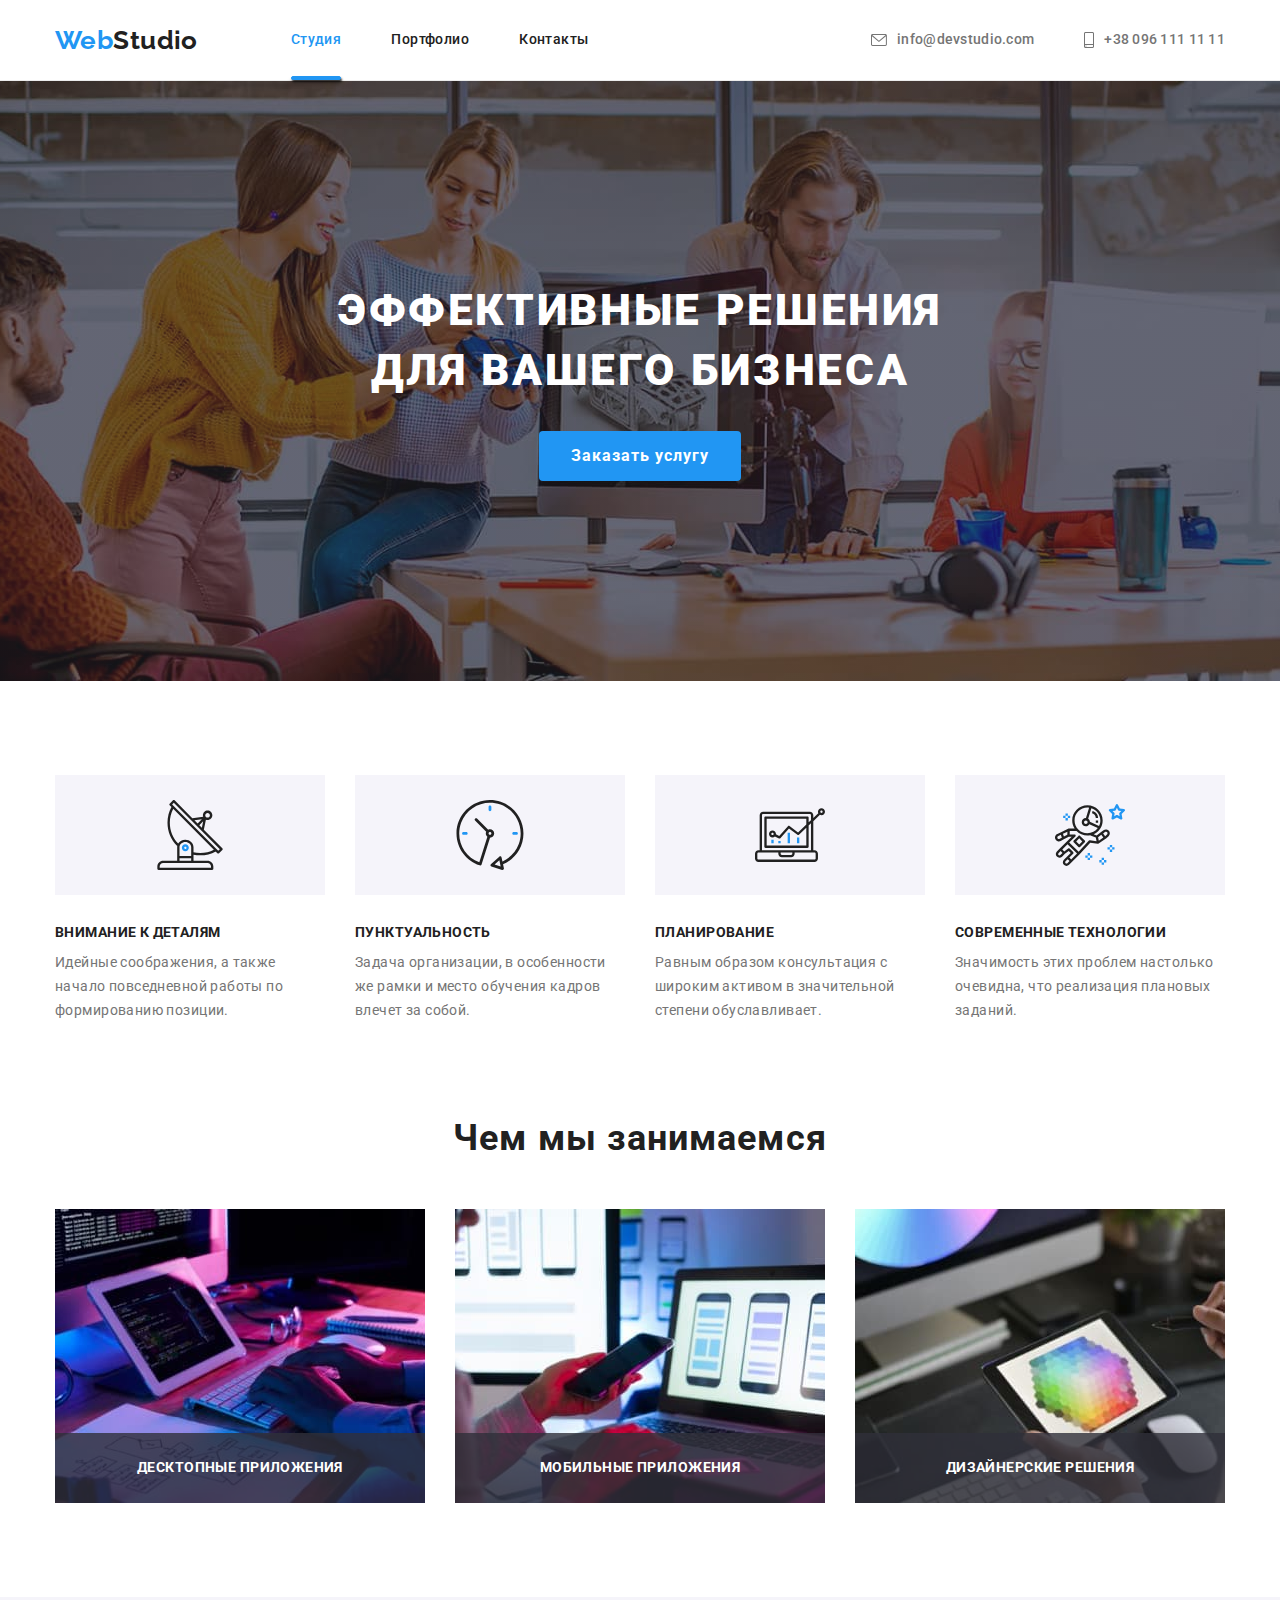
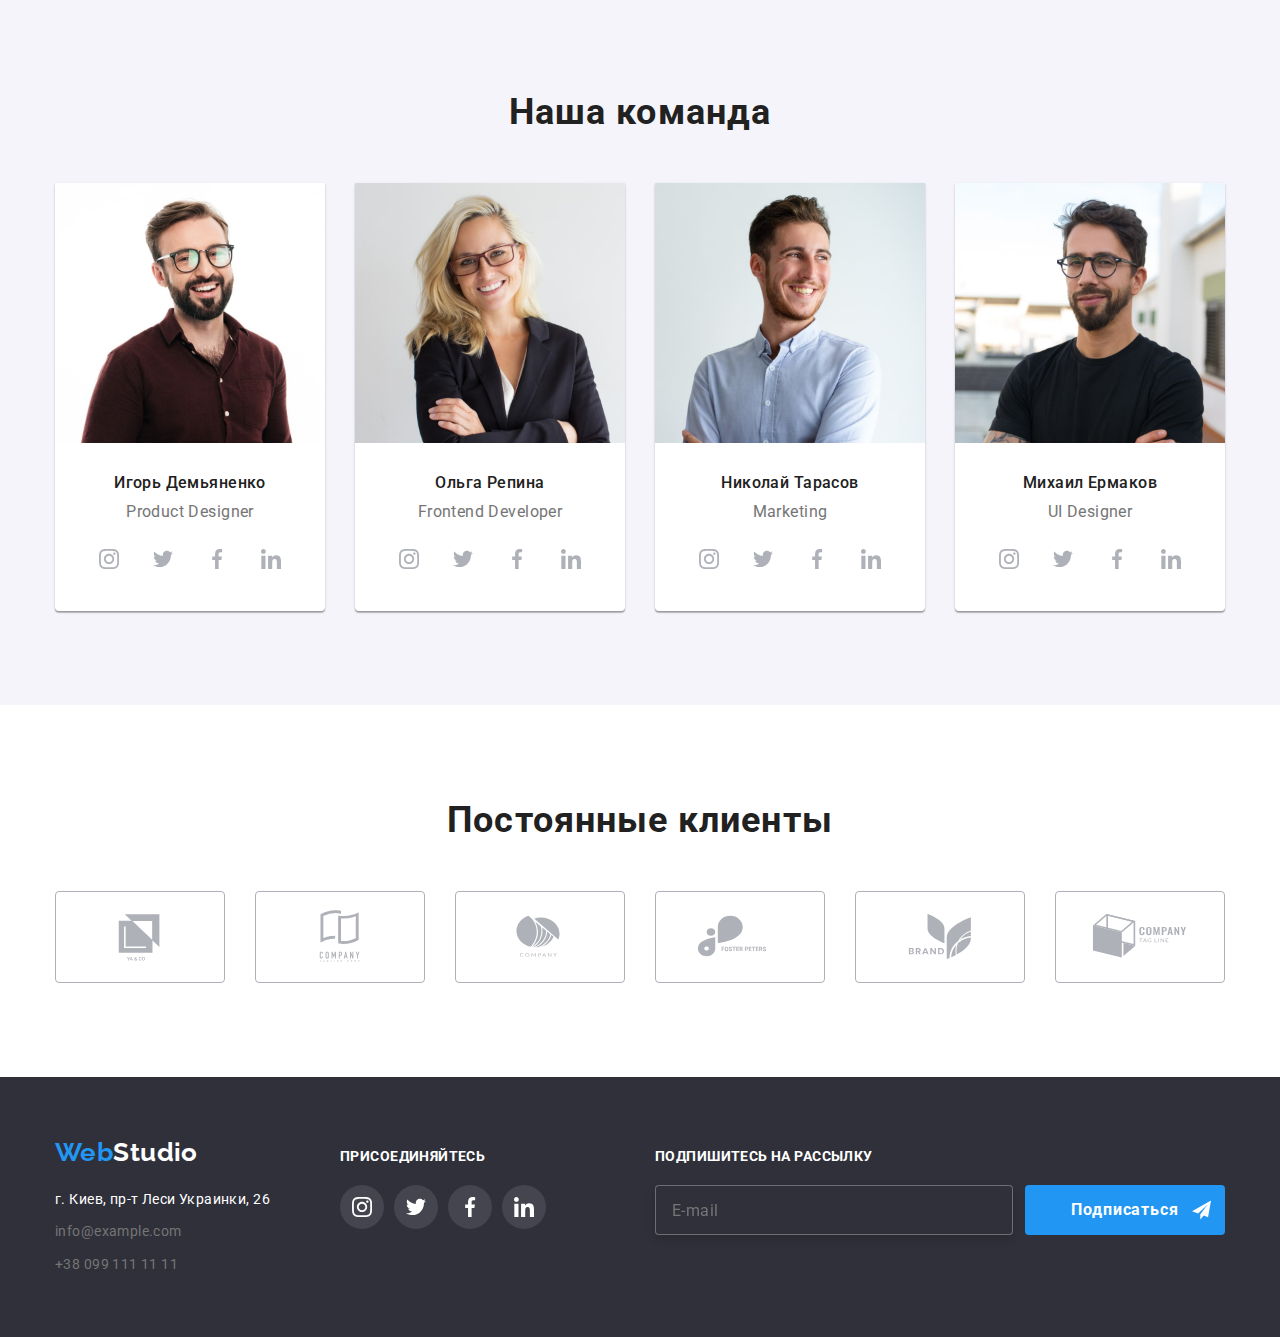
<file: index.html>
<!DOCTYPE html>
<html lang="en">

<head>
    <meta charset="UTF-8">
    <meta http-equiv="X-UA-Compatible" content="IE=edge">
    <meta name="viewport" content="width=device-width, initial-scale=1.0">
    <title>WebStudio</title>
    <link rel="preconnect" href="https://fonts.googleapis.com">
    <link rel="preconnect" href="https://fonts.gstatic.com" crossorigin>
    <link href="https://fonts.googleapis.com/css2?family=Raleway:wght@700&family=Roboto:wght@400;500;700;900&display=swap" rel="stylesheet">
    <link rel="stylesheet" href="https://cdnjs.cloudflare.com/ajax/libs/modern-normalize/1.1.0/modern-normalize.min.css">
    <link rel="stylesheet" href="css/styles.css">
   </head>

<body>
    <!--Site_header-->
    <header class="header">
    <div class="container navigation">
        <a class="logo link" href="">Web<span class="logo-accent">Studio</span></a>
    
        <nav>
            <ul class="site-nav list">
                <li class="item"> <a class="link-current link list" href style="color:#2196F3;">Студия</a></li>
                <li class="item" > <a class="link list" href="./portfolio.html">Портфолио</a></li>
                <li class="item"> <a class="link list" href="">Контакты</a></li>
            </ul>
        </nav>
    
        <ul class="contact-nav list"> 
            <li class="item">
                <a class="link" href="mailto:info@devstudio.com">
                <svg class="contact-soc-icon" width="16" height="12">
                    <use href="./images/icons.svg#icon-envelope"></use>
                </svg>
                info@devstudio.com
                </a>
         </li>
            <li class="item">
                <a class="link" href="tel:+380961111111">
                <svg class="contact-soc-icon" width="10" height="16">
                    <use href="./images/icons.svg#icon-smartphone"></use>
                </svg>
                +38 096 111 11 11
                </a>
            </li>
        </ul>
    </div>
    </header>
    <main>
        <!--hero-->
        <section class="hero">
            <div class="container">
            <h1 class="hero-title">Эффективные решения <br> для вашего бизнеса</h1>
            <button class="button primary" type="button" data-modal-open>Заказать услугу</button>
            </div>
        </section>
        <!--What do we care about others-->
        <section class="section-singularity">
            <div class="container">
            <h2 class="visually-hidden">What do we care about others</h2>
            <ul class="singularity-list list">
                <li class="singularity-item item icon-antenna">
                    <div class="singularity-icon">
                        <svg width="70" height="70">
                            <use href="./images/icons.svg#icon-antenna"></use>
                        </svg>

                    </div>

                    <h3 class="singularity-title">Внимание к деталям </h3>
                    <p class="singularity-text"> Идейные соображения, а также начало повседневной работы по формированию позиции.
                    </p>
                </li>
                <li class="singularity-item item icon-clock">
                    <div class="singularity-icon">
                        <svg width="70" height="70">
                            <use href="./images/icons.svg#icon-clock"></use>
                        </svg>
                    
                    </div>
                    <h3 class="singularity-title">Пунктуальность</h3>
                    <p class="singularity-text" >Задача организации, в особенности же рамки и место обучения кадров влечет за собой.
                    </p>
                </li>
                <li class="singularity-item item icon-diagram">
                    <div class="singularity-icon">
                        <svg width="70" height="70">
                            <use href="./images/icons.svg#icon-diagram"></use>
                        </svg>
                    
                    </div>
                    <h3 class="singularity-title">Планирование</h3>
                    <p class="singularity-text">Равным образом консультация с широким активом в значительной степени обуславливает.
                    </p>
                </li>
                <li class="singularity-item item icon-astronaut" >
                    <div class="singularity-icon">
                        <svg width="70" height="70">
                            <use href="./images/icons.svg#icon-astronaut"></use>
                        </svg>
                    
                    </div>
                    <h3 class="singularity-title">Современные технологии</h3>
                    <p class="singularity-text">Значимость этих проблем настолько очевидна, что реализация плановых заданий.
                    </p>
                </li>
            </ul>
            </div>
        </section>
        <!--What_are_we_doing-->
        <section class="section-job">
            <div class="container">
            <h2 class="job-title">Чем мы занимаемся</h2>
            <ul class="job-list list">
                <li class="job-item item"> <img src="./images/img1.jpg" alt="Фото с ноутбуком" width="370" height="294">
                <p class="job-item-text">Десктопные приложения</p>
                </li>
                <li class="job-item item"> <img src="./images/img2.jpg" alt="Фото с телефоном" width="370" height="294">
                <p class="job-item-text">Мобильные приложения</p>
                </li>
                <li class="job-item item"> <img src="./images/img3.jpg" alt="Фото с планшетом" width="370" height="294">
                <p class="job-item-text">Дизайнерские решения</p>
                </li>
            </ul> 
            </div>
        </section>
        <!--Our_star_team-->
        <section class="section-team">
            <div class="container">
            <h2 class="team-title">Наша команда</h2>
            <ul class="team list">
                <!--Ihor-->
                <li class="team-item item">
                    <img class="img" src="./images/img4.jpg" alt="Фото Игоря" width="270" height="260">
                <div class="team-list"> 
                    <h3 class="team-member">Игорь Демьяненко</h3>
                    <p class="team-position">Product Designer</p> 
                    <ul class="team-soc-list list">
                        <li class="team-soc-item">
                            <a href="" class="team-soc-link link">
                                <svg class="team-soc-icon" width="20" height="20">
                                    <use href="./images/icons.svg#icon-instagram"></use>
                                </svg>
                            </a>
                        </li>
                        <li class="team-soc-item">
                            <a href="" class="team-soc-link link">
                                <svg class="team-soc-icon" width="20" height="20">
                                    <use href="./images/icons.svg#icon-twitter"></use>
                                </svg>
                            </a>
                        </li>
                        <li class="team-soc-item">
                            <a href="" class="team-soc-link link">
                                <svg class="team-soc-icon" width="20" height="20">
                                    <use href="./images/icons.svg#icon-facebook"></use>
                                </svg>
                            </a>
                        </li>
                        <li class="team-soc-item">
                            <a href="" class="team-soc-link link">
                                <svg class="team-soc-icon" width="20" height="20">
                                    <use href="./images/icons.svg#icon-linkedin"></use>
                                </svg>
                            </a>
                        </li>
                    </ul>
                </div>
                
                </li>
                <!--Olha-->
                <li class="team-item item">
                    <img class="img" src="./images/img5.jpg" alt="Фото Ольги" width="270" height="260">
                    <div class="team-list">
                    <h3 class="team-member">Ольга Репина</h3>
                    <p class="team-position">Frontend Developer</p>
                    <ul class="team-soc-list list">
                        <li class="team-soc-item">
                            <a href="" class="team-soc-link link">
                                <svg class="team-soc-icon" width="20" height="20">
                                    <use href="./images/icons.svg#icon-instagram"></use>
                                </svg>
                            </a>
                        </li>
                        <li class="team-soc-item">
                            <a href="" class="team-soc-link link">
                                <svg class="team-soc-icon" width="20" height="20">
                                    <use href="./images/icons.svg#icon-twitter"></use>
                                </svg>
                            </a>
                        </li>
                        <li class="team-soc-item">
                            <a href="" class="team-soc-link link">
                                <svg class="team-soc-icon" width="20" height="20">
                                    <use href="./images/icons.svg#icon-facebook"></use>
                                </svg>
                            </a>
                        </li>
                        <li class="team-soc-item">
                            <a href="" class="team-soc-link link">
                                <svg class="team-soc-icon" width="20" height="20">
                                    <use href="./images/icons.svg#icon-linkedin"></use>
                                </svg>
                            </a>
                        </li>
                    </ul>
                </div>
                
                </li>
                <!--Nicolay-->
                <li class="team-item item">
                    <img class="img" src="./images/img6.jpg" alt="Фото Николая" width="270" height="260">
                    <div class="team-list">
                    <h3 class="team-member">Николай Тарасов</h3>
                    <p class="team-position">Marketing</p>
                    <ul class="team-soc-list list">
                        <li class="team-soc-item">
                            <a href="" class="team-soc-link link">
                                <svg class="team-soc-icon" width="20" height="20">
                                    <use href="./images/icons.svg#icon-instagram"></use>
                                </svg>
                            </a>
                        </li>
                        <li class="team-soc-item">
                            <a href="" class="team-soc-link link">
                                <svg class="team-soc-icon" width="20" height="20">
                                    <use href="./images/icons.svg#icon-twitter"></use>
                                </svg>
                            </a>
                        </li>
                        <li class="team-soc-item">
                            <a href="" class="team-soc-link link">
                                <svg class="team-soc-icon" width="20" height="20">
                                    <use href="./images/icons.svg#icon-facebook"></use>
                                </svg>
                            </a>
                        </li>
                        <li class="team-soc-item">
                            <a href="" class="team-soc-link link">
                                <svg class="team-soc-icon" width="20" height="20">
                                    <use href="./images/icons.svg#icon-linkedin"></use>
                                </svg>
                            </a>
                        </li>
                    </ul>
                </div>
                
                </li>
                <!--Michail-->
                <li class="team-item item">
                    <img class="img" src="./images/img7.jpg" alt="Фото Михаила" width="270" height="260">
                    <div class="team-list">
                    <h3 class="team-member">Михаил Ермаков</h3>
                    <p class="team-position" >UI Designer</p>
                    <ul class="team-soc-list list">
                        <li class="team-soc-item">
                            <a href="" class="team-soc-link link">
                                <svg class="team-soc-icon" width="20" height="20">
                                    <use href="./images/icons.svg#icon-instagram"></use>
                                </svg>
                            </a>
                        </li>
                        <li class="team-soc-item">
                            <a href="" class="team-soc-link link">
                                <svg class="team-soc-icon" width="20" height="20">
                                    <use href="./images/icons.svg#icon-twitter"></use>
                                </svg>
                            </a>
                        </li>
                        <li class="team-soc-item">
                            <a href="" class="team-soc-link link">
                                <svg class="team-soc-icon" width="20" height="20">
                                    <use href="./images/icons.svg#icon-facebook"></use>
                                </svg>
                            </a>
                        </li>
                        <li class="team-soc-item">
                            <a href="" class="team-soc-link link">
                                <svg class="team-soc-icon" width="20" height="20">
                                    <use href="./images/icons.svg#icon-linkedin"></use>
                                </svg>
                            </a>
                        </li>
                    </ul>
                    </li>
                    </ul>
                </div>
                
            </div>
        </section>
        <!--Klients-->
        <section class="klients">
            <div class="container">
            <h2 class="klients-title">Постоянные клиенты</h2>
            <!--<div class="klients-base">-->
                    <ul class="klients-list list">
                    <li class="klients-item">
                        <a class="klient-link link" href="">
                            <svg class="klient-icon" width="106" height="60">
                                <use href="./images/icons.svg#icon-Logo1"></use>
                            </svg>
                        </a>
                    </li>
                    <li class="klients-item">
                        <a class="klient-link link" href="">
                            <svg class="klient-icon" width="106" height="60">
                                <use href="./images/icons.svg#icon-Logo2"></use>
                            </svg>
                        </a>
                    </li>
                    <li class="klients-item">
                        <a class="klient-link link" href="">
                            <svg class="klient-icon" width="106" height="60">
                                <use href="./images/icons.svg#icon-Logo3"></use>
                            </svg>
                        </a>
                    </li>
                    <li class="klients-item">
                        <a class="klient-link link" href="">
                            <svg class="klient-icon" width="106" height="60">
                                <use href="./images/icons.svg#icon-Logo4"></use>
                            </svg>
                        </a>
                    </li>
                    <li class="klients-item">
                        <a class="klient-link link" href="">
                            <svg class="klient-icon" width="106" height="60">
                                <use href="./images/icons.svg#icon-Logo5"></use>
                            </svg>
                        </a>
                    </li>
                    <li class="klients-item">
                        <a class="klient-link link" href="">
                            <svg class="klient-icon" width="106" height="60">
                                <use href="./images/icons.svg#icon-Logo6"></use>
                            </svg>
                        </a>
                    </li>
                </ul>
                <!--</div>-->
            </div>
        </section>
        
        </main>
        <!--Footer-->
        <footer class="footer">
            <div class="container footer-connect">
                <div class="footer-address">
            <a class="logo link logo-one" href="">Web<span class="logo-footer">Studio</span></a>
           
            <address class="address-bottom">
                <ul class="address list">
                    <li class="address-item item"> <a class="address-be-found" href="https://goo.gl/maps/zkPrUZPVj4T2EZEg6" target="_blank" rel="noreferrer noopener">
                        г. Киев, пр-т Леси Украинки, 26 </a></li>
                    <li class="address-item item"> <a class="address-contact" href="mailto:info@example.com">info@example.com</a></li>
                    <li class="address-item item"> <a class="address-contact" href="tel:+380991111111">+38 099 111 11 11</a></li>
                </ul>
            </address>
                </div>
                <div class="connect-soc">
                    <h2 class="connect-title">Присоединяйтесь</h2>
                      <ul class="connect-list list">
                        <li class="connect-item">
                            <a class="connect-link" href="">
                                <svg class="connect-icon" width="20" height="20">
                                    <use href="./images/icons.svg#icon-instagram"></use>
                                </svg>
                            </a>
                        </li>
                        <li class="connect-item">
                            <a class="connect-link" href="">
                                <svg class="connect-icon" width="20" height="20">
                                    <use href="./images/icons.svg#icon-twitter"></use>
                                </svg>
                            </a>
                        </li>
                        <li class="connect-item">
                            <a class="connect-link" href="">
                                <svg class="connect-icon" width="20" height="20">
                                    <use href="./images/icons.svg#icon-facebook"></use>
                                </svg>
                            </a>
                        </li>
                        <li class="connect-item">
                            <a class="connect-link" href="">
                                <svg class="connect-icon" width="20" height="20">
                                    <use href="./images/icons.svg#icon-linkedin"></use>
                                </svg>
                            </a>
                        </li>
                    </ul>
                </div> 
                <div class="sign-up">
                    <h2 class="sign-title">Подпишитесь на рассылку</h2>
                    <form class="sign-up-form" action="">
                        <input class="sign-up-input" type="mail" placeholder="E-mail" id="user-email" required>
                        <button class="sign-up-btn button" type="submit">Подписаться
                            <span class="sign-up-icon"></span>
                            <a class="sign-up-link" href="">
                                <svg class="sign-up-icon" width="24" height="24">
                                    <use href="./images/icons.svg#icon-icon-send"></use>
                                </svg>
                            </a>
                        </button>
                      
                    </form>
                </div>

            </div>
        </footer>
        <!--Backdrop-->
        <div class="backdrop is-hidden" data-modal >
            <div class="modal">
             <button type="button" class="modal-close-btn" data-modal-close>
            <svg class="close-btn" width="18" height="18">
                <use href="./images/icons.svg#icon-close-black-18dp"></use>
            </svg>
             </button> 
            <p class="modal-title">Оставьте свои данные, мы вам перезвоним</p>
            <form>
                <div class="modal-field">
                    <label class="modal-label"> Имя</label>
                    <div class="input-wrap">
                    <input type="text" class="modal-input" name="user-name" placeholder=" " required minlength="2" />
                    <svg class="modal-icon" width="18" height="18">
                        <use href="./images/icons.svg#icon-person-black-18dp-1"></use>
                    </svg>
                    </div>
                    
                </div>
                <div class="modal-field">
                    <label for="user-tel" class="modal-label">Телефон</label>
                    <div class="input-wrap">
                    <input type="tel" class="modal-input" name="user-tel" placeholder=" " required title="+380 (96) 111-11-11"
                        id="user-tel" />
                    <svg class="modal-icon" width="18" height="18">
                        <use href="./images/icons.svg#icon-phone-black-18dp-1"></use>
                    </svg>
                    </div>
                    
                </div>
                <div class="modal-field">
                    <label for="user-email" class="modal-label">Почта</label>
                    <div class="input-wrap">
                        <input type="email" class="modal-input" name="user-email" placeholder=" " id="user-email" />
                        <svg class="modal-icon" width="18" height="18">
                            <use href="./images/icons.svg#icon-email-black-18dp-1"></use>
                        </svg>
                    </div>
                </div>
                <div class="modal-field">
                    <label for="user-text" class="modal-label ">Коментарий</label>
                    <textarea name="user-text" id="user-text" class="modal-text modal-input" placeholder="Введите текст"></textarea>
                </div>
            
                <div class="agree">
                    <input type="checkbox" name="privacy" value="true" class="modal-check visually-hidden" id="privacy" />
                    <label for="privacy" class="check-text">
                    
                        <span>
                    <svg class="check-icon" width="16" height="15">
                    <use href="./images/icons.svg#icon-icon-check"></use>
                    </svg>
                        </span>
               
                Соглашаюсь с рассылкой и принимаю <a class="checkbox-link" href="">  Условия договора</a>
              
                </label>
                    </div>
                <button class="button-modal-submit" type="submit">Отправить</button>
            </form>
            </div>
        </div>
        <script src="./js/modal.js"></script>
        </body>
        
        </html>
</file>
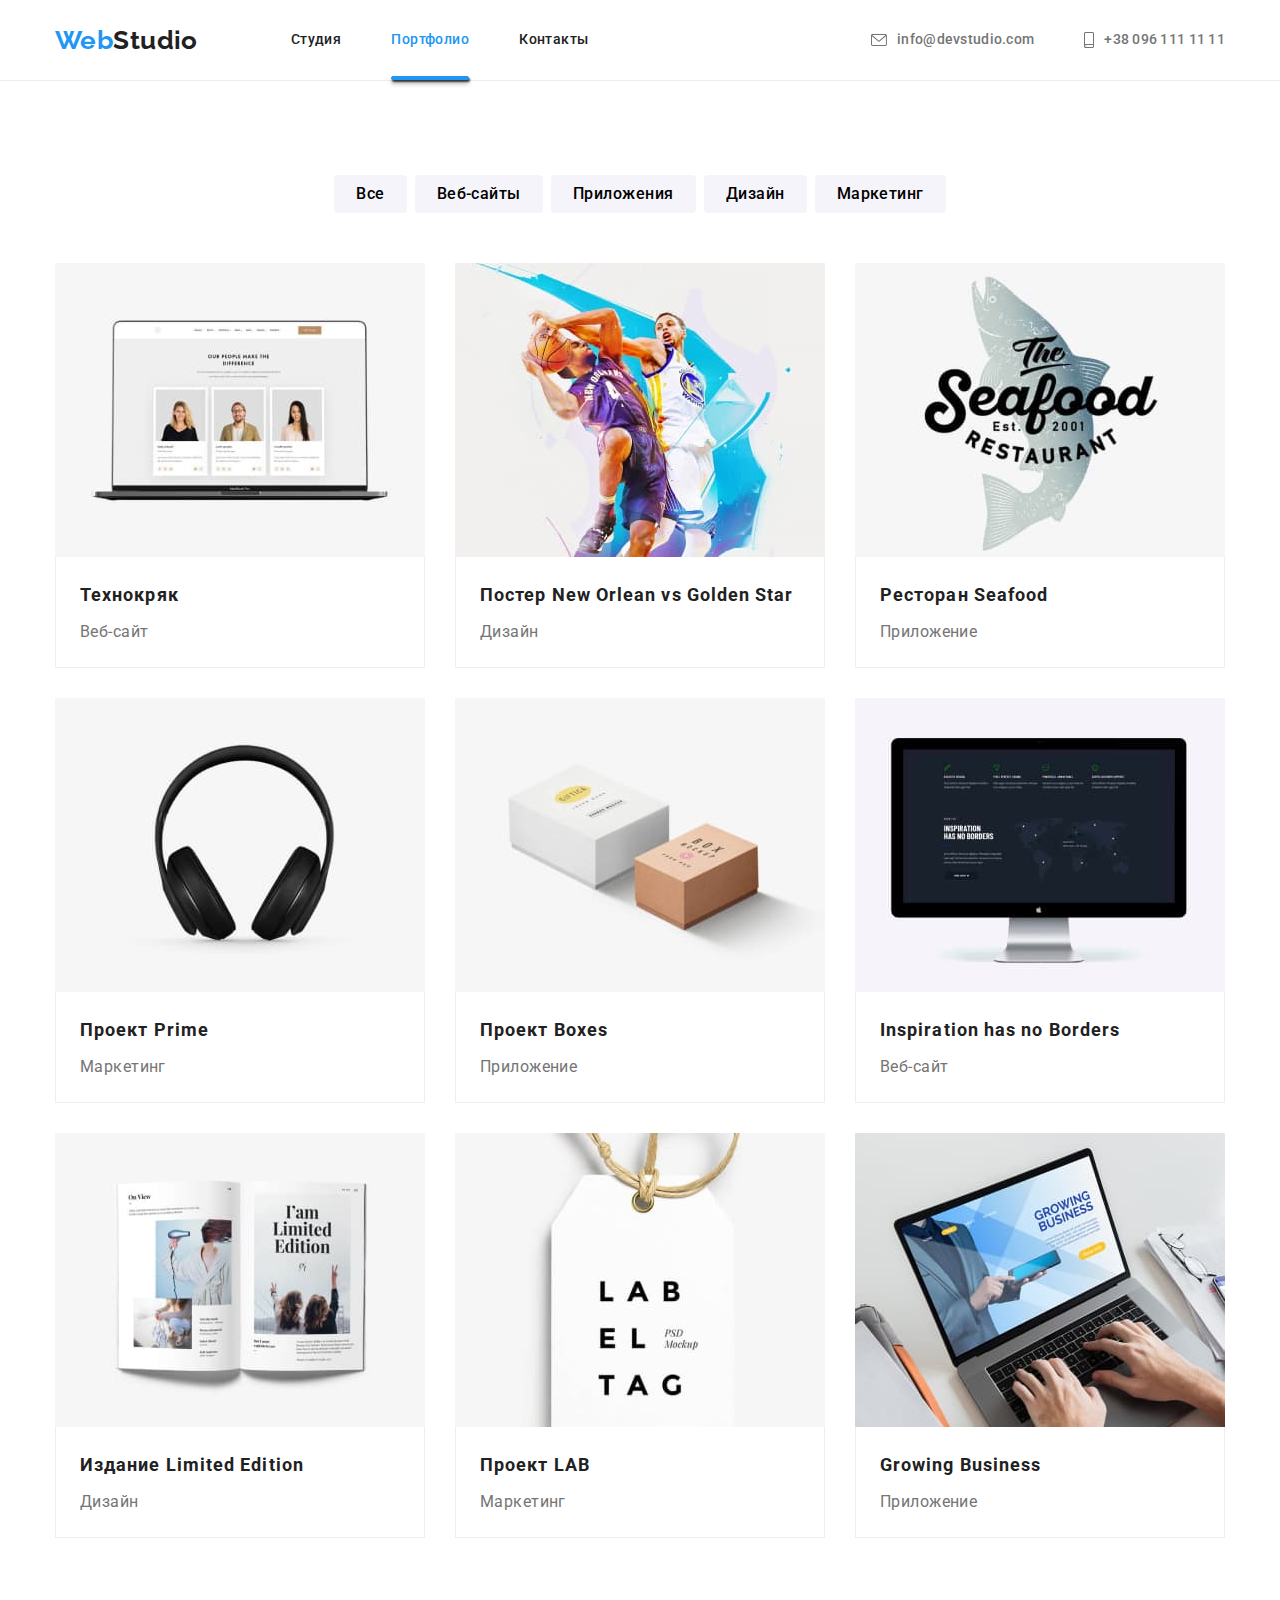
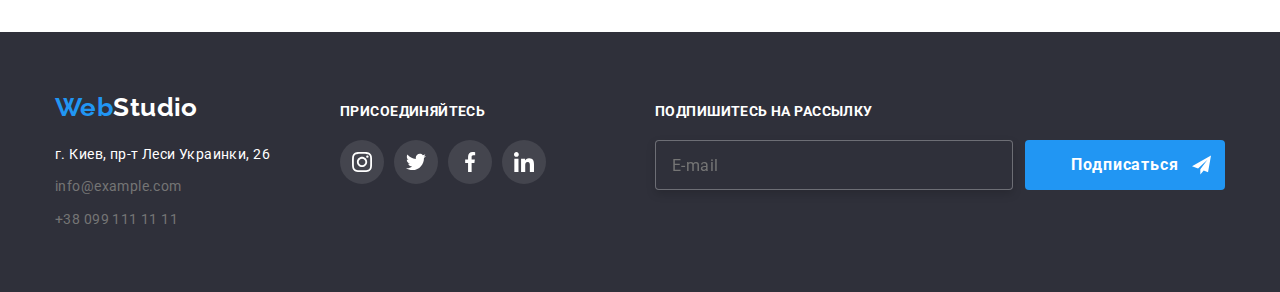
<file: portfolio.html>
<!DOCTYPE html>
<html lang="ru">

<head>
    <meta charset="UTF-8">
    <meta http-equiv="X-UA-Compatible" content="IE=edge">
    <meta name="viewport" content="width=device-width, initial-scale=1.0">
    <title>WebStudio</title>
    <link rel="preconnect" href="https://fonts.googleapis.com">
    <link rel="preconnect" href="https://fonts.gstatic.com" crossorigin>
    <link rel="stylesheet" href="https://cdnjs.cloudflare.com/ajax/libs/modern-normalize/1.1.0/modern-normalize.min.css">
    <link href="https://fonts.googleapis.com/css2?family=Raleway:wght@700&family=Roboto:wght@400;500;700;900&display=swap"
        rel="stylesheet">
    <link rel="stylesheet" href="css/styles.css">
</head>
<body class="body">
    <!--site_header-->
    <header class="header">
        <div class="container navigation">
            <a class="logo link" href="">Web<span class="logo-accent">Studio</span></a>
        <nav>
            <ul class="site-nav list">
                <li class="item" > <a class="link" href="./index.html">Студия</a></li>
                <li class="item" > <a class="link-current link" href style="color: #2196F3;">Портфолио</a></li>
                <li class="item" > <a class="link" href="">Контакты</a></li>
            </ul>
        </nav>
        <ul class="contact-nav list">
            <li class="item" > <a class="link" href="mailto:info@devstudio.com">
                <svg class="contact-soc-icon" width="16" height="12">
                    <use href="./images/icons.svg#icon-envelope"></use>
                </svg>
                info@devstudio.com
            </a> 
        </li>
            <li class="item" > <a class="link" href="tel:+380961111111">
                <svg class="contact-soc-icon" width="10" height="16">
                    <use href="./images/icons.svg#icon-smartphone"></use>
                </svg>
                +38 096 111 11 11
            </a>
         </li>
        </ul>
        </div>
    </header>
    <main>
        <section class="section-portfolio">
             <div class="container">
            <h1 class="visually-hidden">Content Portfolio page</h1>
            <ul class="button-list list">
                <li class="button-item item" > <button class="button-portfolio" type="button">Все</button></li>
                <li class="button-item item" > <button class="button-portfolio" type="button">Веб-сайты</button></li>
                <li class="button-item item" > <button class="button-portfolio" type="button">Приложения</button></li>
                <li class="button-item item" > <button class="button-portfolio" type="button">Дизайн</button></li>
                <li class="button-item item" > <button class="button-portfolio" type="button">Маркетинг</button></li>
            </ul>
        
            <ul class="project-list list">
                <li class="project-item" >
                <a class="project-link link" href="">
                    <div class="project-top-wrap">
                    <img class="img" src="./images/cards.jpg" alt="our specialists" width="370">
                    <p class="projects-top-text">
                        Ресурс предлагает комплексные предложения с разным уровнем функционала и сервисов. Все это позволит посетителю
                        получить
                        исчерпывающие сведения о компании или частном лице.
                    </p>
                    </div>
                   
                    <div class="project-container">
                    <h2 class="project-title ">Технокряк</h2>
                    <p class="project-text ">Веб-сайт</p>
                    </div>
                </a>
                </li>
                <li class="project-item" >
                    <a class="project-link link" href="">
                    <div class="project-top-wrap">
                    <img class="img" src="./images/basketball.jpg" alt="basketball players" width="370">
                    <p class="projects-top-text">
                        Ресурс предлагает комплексные предложения с разным уровнем функционала и сервисов. Все это позволит посетителю
                        получить
                        исчерпывающие сведения о компании или частном лице.
                    </p>
                    </div>
                    
                    <div class="project-container">
                    <h2 class="project-title ">Постер New Orlean vs Golden Star</h2>
                    <p class="project-text ">Дизайн</p>
                    </div>
                    </a>
                </li> 
                <li class="project-item" >
                    <a class="project-link link" href="">
                    <div class="project-top-wrap">
                    <img class="img" src="./images/fishrestaurant.jpg" alt="logo of seafoodrestaurant" width="370">
                    <p class="projects-top-text">
                        Ресурс предлагает комплексные предложения с разным уровнем функционала и сервисов. Все это позволит посетителю
                        получить
                        исчерпывающие сведения о компании или частном лице.
                    </p>
                    </div>
                    
                    <div class="project-container">
                    <h2 class="project-title ">Ресторан Seafood</h2>
                    <p class="project-text  ">Приложение</p>
                    </div>
                    </a>
                </li>
                <li class="project-item" >
                    <a class="project-link link" href="">
                    <div class="project-top-wrap">
                    <img class="img" src="./images/headphone.jpg" alt="headphone" width="370">
                    <p class="projects-top-text">
                        Ресурс предлагает комплексные предложения с разным уровнем функционала и сервисов. Все это позволит посетителю
                        получить
                        исчерпывающие сведения о компании или частном лице.
                    </p>
                    </div>
                    
                    <div class="project-container">
                    <h2 class="project-title ">Проект Prime</h2>
                    <p  class="project-text ">Маркетинг</p>
                    </div>
                    </a>
                </li>
                <li class="project-item"  >
                    <a class="project-link link" href="">
                    <div class="project-top-wrap">
                    <img class="img" src="./images/boxes.jpg" alt="boxes" width="370">
                    <p class="projects-top-text">
                        Ресурс предлагает комплексные предложения с разным уровнем функционала и сервисов. Все это позволит посетителю
                        получить
                        исчерпывающие сведения о компании или частном лице.
                    </p>
                    </div>
                    
                    <div class="project-container">
                    <h2 class="project-title  ">Проект Boxes</h2>
                    <p class="project-text ">Приложение</p>
                    </div>
                    </a>
                </li>
                <li class="project-item">
                    <a class="project-link link" href="">
                    <div class="project-top-wrap">
                    <img class="img" src="./images/monitor.jpg" alt="monitor" width="370">
                    <p class="projects-top-text">
                        Ресурс предлагает комплексные предложения с разным уровнем функционала и сервисов. Все это позволит посетителю
                        получить
                        исчерпывающие сведения о компании или частном лице.
                    </p>
                    </div>
                    
                    <div class="project-container">
                    <h2 lang="en" class="project-title">Inspiration has no Borders</h2>
                    <p class="project-text ">Веб-сайт</p>
                    </div>
                </a>
                </li>
                <li class="project-item">
                    <a class="project-link link" href="">
                    <div class="project-top-wrap">
                    <img class="img" src="./images/book.jpg" alt="book" width="370">
                    <p class="projects-top-text">
                        Ресурс предлагает комплексные предложения с разным уровнем функционала и сервисов. Все это позволит посетителю
                        получить
                        исчерпывающие сведения о компании или частном лице.
                    </p>
                    </div>
                   
                    <div class="project-container">
                    <h2 class="project-title ">Издание Limited Edition</h2>
                    <p class="project-text ">Дизайн</p>
                    </div>
                    </a>
                </li>
                <li class="project-item" >
                    <a class="project-link link" href="">
                    <div class="project-top-wrap">
                    <img class="img" src="./images/LAB.jpg" alt="label teg" width="370">
                    <p class="projects-top-text">
                        Ресурс предлагает комплексные предложения с разным уровнем функционала и сервисов. Все это позволит посетителю
                        получить
                        исчерпывающие сведения о компании или частном лице.
                    </p>
                    </div>
                    
                    <div class="project-container">
                    <h2 class="project-title ">Проект LAB</h2>
                    <p class="project-text ">Маркетинг</p>
                    </div>
                    </a>
                </li>
                <li class="project-item">
                    <a class="project-link link" href="">
                    <div class="project-top-wrap">
                    <img class="img" src="./images/leptoptyping.jpg" alt="leptop" width="370">
                    <p class="projects-top-text">
                        Ресурс предлагает комплексные предложения с разным уровнем функционала и сервисов. Все это позволит посетителю
                        получить
                        исчерпывающие сведения о компании или частном лице.
                    </p>
                    </div>
                    
                    <div class="project-container">
                    <h2 class="project-title  ">Growing Business</h2>
                    <p class="project-text ">Приложение</p>
                    </div>
                </a>
                </li>
            </ul>
            </div>
        </section>

    </main>
    <!--footer-->
    <footer class="footer">
        <div class="container">
            <div class="footer-connect">
                <div class="footer-address">
        <a class="logo link logo-one" href="">Web<span class="logo-footer">Studio</span></a>
        <address class="address-bottom">
            <ul class="address list">
                <li class="address-item item" > <a class="address-be-found" href="https://goo.gl/maps/zkPrUZPVj4T2EZEg6" target="_blank" rel="noreferrer noopener">
                        г. Киев, пр-т Леси Украинки, 26
                    </a></li>
                <li class="address-item item" > <a class="address-contact" href="mailto:info@example.com">info@example.com</a></li>
                <li class="address-item item" > <a class="address-contact" href="tel:+380991111111">+38 099 111 11 11</a></li>
            </ul>
        </address>
        </div>
        <section class="connect">
            <div class="connect-soc">
        
                <h2 class="connect-title">Присоединяйтесь</h2>
                <ul class="connect-list list">
                    <li class="connect-item">
                        <a class="connect-link" href="">
                            <svg class="connect-icon" width="20" height="20">
                                <use href="./images/icons.svg#icon-instagram"></use>
                            </svg>
                        </a>
                    </li>
                    <li class="connect-item">
                        <a class="connect-link" href="">
                            <svg class="connect-icon" width="20" height="20">
                                <use href="./images/icons.svg#icon-twitter"></use>
                            </svg>
                        </a>
                    </li>
                    <li class="connect-item">
                        <a class="connect-link" href="">
                            <svg class="connect-icon" width="20" height="20">
                                <use href="./images/icons.svg#icon-facebook"></use>
                            </svg>
                        </a>
                    </li>
                    <li class="connect-item">
                        <a class="connect-link" href="">
                            <svg class="connect-icon" width="20" height="20">
                                <use href="./images/icons.svg#icon-linkedin"></use>
                            </svg>
                        </a>
                    </li>
                </ul>
            </div>
        </section>
        <div class="sign-up">
            <b class="sign-title">Подпишитесь на рассылку</b>
            <form class="sign-up-form" action="">
                <input class="sign-up-input" type="mail" placeholder="E-mail">
                <bottom class="sign-up-btn button" type="submit">Подписаться
                    <span class="sign-up-icon"></span>
                    <a class="sign-up-link" href="">
                        <svg class="sign-up-icon" width="24" height="24">
                            <use href="./images/icons.svg#icon-icon-send"></use>
                        </svg>
                    </a>
                </bottom>
            </form>
        </div>
        </div>
        
        </div>
    </footer>
</body>
</html>
</file>
<file: css/styles.css>
:root {
    --primary-text-color: #757575;
    --title-text-color: #212121;
    --accent-color: #2196F3;
    --primary-white-color: #FFFFFF;
    --secondary-white-color: color: rgba(255, 255, 255, 0.6);
    --medium-bg-color: #E5E5E5;
    --end-bg-color: #F5F4FA;
    --footer-bg-color: #2F303A;
    --header-border-color: #ECECEC;
    --portfolio-border-color: #EEEEEE;
    --hero-bg-color: #C4C4C4;
    --klients-color: #AFB1B8;
    --btn-bg-hover-color: ;
    --bg-color-icon: rgba(255, 255, 255, .1);
    --bg-overlay-color: rgba(33, 150, 243, 0.9);
    
}


body {
    color: var(--primary-text-color);
    background-color: var(--primary-white-color);
    font-family:'Roboto', sans-serif;
    font-size: 14px;
    letter-spacing: 0.03em; 
}

h1,
h2,
h3,
h4,
h5,
h6,
p{
    margin: 0;
}

img {
    display: block;
    max-width: 100%;
    height: auto;
}
address {
    font-style: normal;}

.container {
    width: 1200px;
    padding-left: 15px;
    padding-right: 15px;
    margin-left: auto;
    margin-right: auto;
}

.list {
    list-style: none;
    padding-left: 0;
    margin: 0;
}
.link {
    text-decoration: none;
  
}
.item {
    list-style-type: none;
  }  /* Убираем маркеры */

/*,
*::before,
*::after {
    margin: 0;
    padding: 0;
    box-sizing: border-box;
}*/

.header {
    border-bottom: 1px solid var(--header-border-color);
}

/* Logo */
.logo {
    color: var(--accent-color);
    font-family: 'Raleway', sans-serif;
    font-weight: 700;
    font-size: 26px;
    line-height: 1.17;
    text-decoration: none;
    margin-right: 93px;
}
.logo-accent {
    color: var(--title-text-color);
}
   

.logo-footer {
    color: var(--primary-white-color);
    
}
.logo-one{
    margin-right: 0;
    
}

/* Navigation */
.navigation{
    display: flex;
    align-items:center;
}
.site-nav {
    display: flex;
}

.site-nav .item:not(:last-child) {
    margin-right: 50px;
}
   
.site-nav .link {
    display: block;
    padding-top: 32px;
    padding-bottom: 32px;
    color: var(--title-text-color);
    font-weight: 500;
    font-size: 14px;
    line-height: 1.14;
    letter-spacing: 0.03em;
    text-decoration: none;
    transition-property: color;
    transition-duration: 250ms;
    transition-timing-function: cubic-bezier(0.4, 0, 0.2, 1);
}

.site-nav .link:hover,
.site-nav .link:focus {
    color: var(--accent-color);
}
.site-nav .link-current {
    color: var(--accent-color);
    position: relative;
}

.site-nav .link-current:after {
    position: absolute;
    bottom: 0;
    left: 0;
    content: "";
    display: inline-block;
    width: 100%;
    height: 4px;

    background: var(--accent-color);
    border: 1px solid var(--accent-color);
    box-shadow: 0px 4px 4px rgba(0, 0, 0, 0.25), 1px 2px 2px rgba(0, 0, 0, 0.75);
    border-radius: 2px;

}

/* Contact */
.contact-nav{
    display: flex;
    margin-left: auto;
    align-items: center;

}

.contact-nav .link {
    display: flex;
    align-items: center;
    padding-top: 32px;
    padding-bottom: 32px;
    color: var(--primary-text-color);
    font-weight: 500;
    font-size: 14px;
    line-height: 1.14;
    letter-spacing: 0.02em;
    transition-property: color;
    transition-duration: 250ms;
    transition-timing-function: cubic-bezier(0.4, 0, 0.2, 1);
  }
  

.contact-nav .item+.item {
    margin-left: 50px;
}

.contact-nav .link:hover,
.contact-nav .link:focus {
    color: var(--accent-color);
}
   
.contact-nav .link:hover .contact-soc-icon,
.contact-nav .link:focus .contact-soc-icon{
    fill:var(--accent-color) ;
}
    
.contact-soc-icon{
    margin-right: 10px;
    fill: currentColor;
  }
    
 

/* Visually-hidden */
.visually-hidden {
    position: absolute;
    width: 1px;
    height: 1px;
    margin: -1px;
    border: 0;
    padding: 0;

    white-space: nowrap;
    clip-path: inset(100%);
    clip: rect(0 0 0 0);
    overflow: hidden;
}

/* Hero title */
.hero {
    max-width: 1600px;
    height: 600px;
    margin: 0 auto;
    padding-top: 200px;
    padding-bottom: 200px;
    background-color: var(--footer-bg-color);
    background-image:linear-gradient(rgba(47, 48, 58, 0.4),
        rgba(47, 48, 58, 0.4)), url(../images/Img-hero.jpg);
    background-repeat: no-repeat;
    background-position: center;
    background-size: cover;
    text-align: center;
}

.hero-title {
    margin-bottom: 30px;
    color: var(--primary-white-color);
    font-weight: 900;
    font-size: 44px;
    line-height: 1.36;
    letter-spacing: 0.06em;
    text-transform: uppercase;
}

/* Background color section */
.team {
    background-color: var(--end-bg-color);
}

.footer {
    background-color: var(--footer-bg-color);
}

/* Section */
.team-title, .job-title, .klients-title {
    margin-bottom: 50px;
    color: var(--title-text-color);
    font-weight: 700;
    font-size: 36px;
    line-height: 1.17;
    text-align: center;
    letter-spacing: 0.03em;
}

/* Singularity */
.section-singularity{
    padding-top: 94px;
    padding-bottom: 94px;
}
.singularity-list {
    display: flex;
}

.singularity-item {
    width: 270px;
}

.singularity-item:not(:last-child) {
    margin-right: 30px;
}

.singularity-icon{
    display: flex;
    align-items: center;
    justify-content: center;
    width: 270px;
    height: 120px;
    margin-bottom: 30px;
    background-color: var(--end-bg-color);
}

.singularity-title {
    margin-bottom: 10px;
    color: var(--title-text-color);
    font-weight: 700;
    font-size: 14px;
    line-height: 1.14;
    text-transform: uppercase;
}
.singularity-text{
    font-family: 'Roboto';
    font-style: normal;
    font-weight: 400;
    font-size: 14px;
    line-height: 1.71;
    letter-spacing: 0.03em;
}
/* What are we doing */

.section-job {
    padding-bottom: 94px;
}

.job-list { 
    display: flex;
}

.job-item:not(:last-child) {
    margin-right: 30px;
}
.job-item{
    position: relative;
}
.job-item-text{
    position: absolute;
    bottom: 0;
    left: 0;
    display: flex;
    width: 100%;
    height: 70px;
    align-items: center;
    justify-content: center;
    background: rgba(47, 48, 58, 0.8);
    font-weight: 700;
    line-height: 1.14;
    text-align: center;
    text-transform: uppercase;
    color: var(--primary-white-color);
}


/* Team section */
.section-team {
    padding-top: 94px;
    padding-bottom: 94px;
    background-color: var(--end-bg-color);
}

.team{
    display:flex;
}

.team-item:not(:last-child) {
    margin-right: 30px;
}


.team-item {
    background-color: var(--primary-white-color);
    box-shadow: 0px 1px 3px rgba(0, 0, 0, 0.12), 0px 1px 1px rgba(0, 0, 0, 0.14), 0px 2px 1px rgba(0, 0, 0, 0.2);
    border-radius: 0px 0px 4px 4px;
    width: 270px;
    height: 428px;
}
 
.team-list{
    padding-top: 30px;
    padding-bottom: 30px;
}

.team-member {
    margin-bottom: 10px;
    color: var(--title-text-color);
    font-style: normal;
    font-weight: 500;
    font-size: 16px;
    line-height: 1.19;
    text-align: center;
 }

.team-position {
    font-size: 16px;
    line-height: 1.19;
    text-align: center; 
    margin-bottom: 16px;
    
}
.team-soc-list{
    display:flex;
    justify-content:center;

}
.team-soc-item{
    margin-right: 10px;
    margin-bottom: 30px;
   
}
.team-soc-item:last-child {
 margin: 0px;

}
.team-soc-icon{
    fill: currentColor;
   
}

.team-soc-link{
    width: 44px;
    height: 44px;
    border-radius: 50%;
    display:flex;
    color: var(--klients-color);
    align-items: center;
    justify-content: center;
    /*background-color: var(--primary-white-color);*/
    transition: color 250ms cubic-bezier(0.4, 0, 0.2, 1), background-color 250ms cubic-bezier(0.4, 0, 0.2, 1), 
    box-shadow 250ms cubic-bezier(0.4, 0, 0.2, 1);
  } 


.team-soc-link:hover, 
.team-soc-link:focus{
    background-color: var(--accent-color); 
    box-shadow: 0px 1px 3px rgba(0, 0, 0, 0.12), 0px 1px 1px rgba(0, 0, 0, 0.14), 0px 2px 1px rgba(0, 0, 0, 0.2);
    color: var(--primary-white-color);
  
}

.team-soc-link:hover .team-soc-icon,
.team-soc-link:focus .team-soc-icon{
    fill: #FFFFFF;
}
/*Klients*/
.klients {
    padding-top: 94px;
    padding-bottom: 94px;
}

.klients-list {
    display: flex;

}

/*.klients-base {
    display: flex;
    justify-content: center;
}*/

.klient-link {
    display: flex;
    width: 170px;
    height: 92px;
    justify-content: center;
    align-items: center;
    /*color: var(--klients-color);*/
    box-sizing: inherit;
    border: 1px solid var(--klients-color);
    border-radius: 4px;
    fill: var(--klients-color);
    transition: fill 250ms cubic-bezier(0.4, 0, 0.2, 1), border-color 250ms cubic-bezier(0.4, 0, 0.2, 1);
}

.klients-item:not(:last-child) {
    margin-right: 30px;
}

.klient-link:hover,
.klient-link:focus {
    border-color: var(--accent-color);
    fill: var(--accent-color);
}


/* Footer */
.footer {
    padding-top: 60px;
    padding-bottom: 60px;
}
.address-bottom {
    margin-top: 20px;
}


.address-item:not(:last-child) {
    margin-bottom: 9px;
}

.address-be-found {
    color: var(--primary-white-color);
    text-decoration: none;
    line-height: 1.71;
    transition: color 250ms cubic-bezier(0.4, 0, 0.2, 1);
}

.address-contact {
    color: var(--secondary-white-color);
    text-decoration: none;
    line-height: 1.71;
    transition: color 250ms cubic-bezier(0.4, 0, 0.2, 1);
}

.address-contact:hover,
.address-contact:focus,
.address-be-found:hover,
.address-be-found:focus {
    color: var(--accent-color);
}
.footer-address {
    margin-right: 70px;
  }

.footer-connect {
    display: flex;
    align-items: baseline;

}
.connect{
    padding-top: 0;
}

.connect-list {
    display: flex;
    width: 206px;

}


.connect-title  {
    font-size: 14px;
    line-height: 1.14;
    letter-spacing: 0.03em;
    text-transform: uppercase;
    color: var(--primary-white-color);
    margin-bottom: 20px;
  }

.connect-link {
    display: flex;
    align-items: center;
    justify-content: center;
    width: 44px;
    height: 44px;
    border-radius: 50%;
    background-color: rgba(255, 255, 255, 0.1);
    transition: background-color 250ms cubic-bezier(0.4, 0, 0.2, 1), box-shadow 250ms cubic-bezier(0.4, 0, 0.2, 1);
}


.connect-item:not(:last-child) {
    margin-right: 10px;
}

.connect-link:hover,
.connect-link:focus {
    background-color: var(--accent-color);
    box-shadow: 0px 1px 3px rgba(0, 0, 0, 0.12), 0px 1px 1px rgba(0, 0, 0, 0.14), 0px 2px 1px rgba(0, 0, 0, 0.2);
}

.connect-icon {
    fill: var(--primary-white-color);
    
}

.connect-icon:hover {
    fill: var(--primary-white-color);

}
.sign-up{
    margin-left: auto;
}
.sign-title{
    font-size: 14px;
    line-height: 1.14;
    letter-spacing: 0.03em;
    text-transform: uppercase;
    color: var(--primary-white-color);
    margin-bottom: 20px;
}
.sign-up-form {
    display: flex;
    margin-top: 20px;
}
.sign-up-input {
    width: 358px;
    height: 50px;
    background: #2F303A;
    border: 1px solid rgba(255, 255, 255, 0.3);
    filter: drop-shadow(0px 4px 4px rgba(0, 0, 0, 0.15));
    border-radius: 4px;
    padding-top: 15px;
    padding-left: 16px;
    padding-bottom: 15px;
    font-weight: 400;
    font-size: 16px;
    line-height: 1.25;
    align-items: center;
    letter-spacing: 0.03em;
    color: rgba(255, 255, 255, 0.6);
    margin-right: 12px;

}
.sign-up-btn {
    position: relative;
    display: flex;
    align-items: center;
    text-align: center;
    justify-content: center;
    width: 200px;
    height: 50px;
    color: var(--primary-white-color);
    background-color: var(--accent-color);
    transition: border-color 250ms cubic-bezier(0.4, 0, 0.2, 1);
    cursor: pointer;

}
.sign-up-btn:hover,
.sign-up-btn:focus {
    box-shadow: inset 0 4px 4px rgba(0, 0, 0, 0.15);
}
.sign-up-icon {
    position: absolute;
    top: 13px;
    right: 14px;
    display: inline-block;
    background-repeat: no-repeat;
    background-size: contain;
    fill: var(--primary-white-color);
    padding-left: 5px;

}


/* Button  */

.button {
    display: inline-block;
    padding-top: 10px;
    padding-right: 32px;
    padding-bottom: 10px;
    padding-left: 32px;
    border: none;
    border-radius: 4px;
    /*color: var(--title-text-color);*/
    
    font-family: inherit;
    font-weight: 700;
    font-size: 16px;
    line-height: 1.88;
    align-items: center;
    text-align: center;
    letter-spacing: 0.06em;
    cursor: pointer;
    }

.button.primary {
    color: var(--primary-white-color);
    background-color: var(--accent-color);
    transition: box-shadow 250ms cubic-bezier(0.4, 0, 0.2, 1);

}

.button.secondary {
    color: var(--accent-color);
    background-color: var(--primary-white-color);

}



/* Portfolio page */
.project-list {
    display: flex;
    flex-wrap: wrap;
    margin-top: 50px;
    /*margin-left: -30px;
    margin-bottom: -30px;*/
}
.section-portfolio {
    padding-top: 94px;
    padding-bottom: 94px;
}

.button-list {
    display: flex;
    justify-content: center;

}

.button-portfolio {
    padding: 6px 22px;
    background-color: var(--end-bg-color);
    font-family: inherit;
    font-weight: 500;
    font-size: 16px;
    line-height: 1.62;
    letter-spacing: 0.03em;
    background-color: var(--end-bg-color);
    border: none;
    border-radius: 4px;
    cursor: pointer;
    transition: color 250ms cubic-bezier(0.4, 0, 0.2, 1), background-color 250ms cubic-bezier(0.4, 0, 0.2, 1), box-shadow 250ms cubic-bezier(0.4, 0, 0.2, 1);
    
}

.button-portfolio:hover,
.button-portfolio:focus {
    color: var(--primary-white-color);
    background-color: var(--accent-color);
    box-shadow: 0px 3px 1px rgba(0, 0, 0, 0.1), 0px 1px 2px rgba(0, 0, 0, 0.08), 0px 2px 2px rgba(0, 0, 0, 0.12);
}

.button-list .item:not(:last-child) {
    margin-right: 8px;
}

/*.button-item:hover,
.button-item:focus {
    color: var(--primary-white-color);
    background-color: var(--accent-color);
}*/
.project-container {
    padding: 20px 24px;
    border: 1px solid var(--portfolio-border-color);
    border-top: none;
    
}

.project-link{
    display: block;
    box-shadow: none;
    transition-property: box-shadow;
    transition-duration: 250ms;
    transition-timing-function: cubic-bezier(0.4, 0, 0.2, 1);

}

.project-link:hover,
.project-link:focus {
    box-shadow: 0px 1px 1px rgba(0, 0, 0, 0.12), 0px 4px 4px rgba(0, 0, 0, 0.06), 1px 4px 6px rgba(0, 0, 0, 0.16);
}


.project-item {
    width: 370px;
    margin-bottom: 30px;
    margin-right: 30px;
}


.project-item:nth-child(3n) {margin-right: 0;
}

.project-item:nth-last-child(-n+3) {margin-bottom: 0;
}

.project-title {
    color: var(--title-text-color);
    font-weight: 700;
    font-size: 18px;
    line-height: 2;
    letter-spacing: 0.06em;
    margin-bottom: 4px;
}

.project-text {
    font-weight: 400;
    font-size: 16px;
    line-height: 1.88;
    color: var(--primary-text-color);
}


/*Portfolio slide baner*/
.project-top-wrap {
    position: relative;
    overflow: hidden;
}

.projects-top-text {
    position: absolute;
    top: 0;
    color: var(--primary-white-color);
    background-color: rgba(33, 150, 243, 0.9);
    font-style: normal;
    font-weight: 400;
    font-size: 18px;
    line-height: 1.55;
    letter-spacing: 0.03em;
    height: 100%;
    padding-left: 24px;
    padding-right: 24px;
    padding-top: 63px;
    padding-bottom: 63px;
    transform: translateY(100%);
    transition: transform 250ms linear;
}

.project-link:hover .projects-top-text,
.project-link:focus .projects-top-text {
    transform: translateY(0);
}
/*backdrop*/
.backdrop{
    width: 100%;
    height: 100%;
    background-color: rgba(0, 0, 0, 0.2);
    position: fixed;
    top: 0;
    transition: opacity 250ms, visibility 250ms, cubic-bezier(0.4, 0, 0.2, 1);

}
.backdrop.is-hidden .modal{
    transform: translate(-50%, -50%) scale(0);
}

.modal{
    width: 528px;
    min-height: 581px;
    background-color: var(--primary-white-color);
    border-radius: 4px;
    box-shadow: 0px 1px 3px rgba(0, 0, 0, 0.12), 0px 1px 1px rgba(0, 0, 0, 0.14), 0px 2px 1px rgba(0, 0, 0, 0.2);
    position: absolute;
    left: 50%;
    top: 50%;
    padding: 40px;
    transform: translate(-50%, -50%) scale(1);
    transition: tranform 1500ms linear; 

}
.modal-close-btn{
    position: absolute;
    display: inline-block;
    top: 8px;
    right: 8px;
    width: 30px;
    height: 30px;
    border: 1px solid rgba(0, 0, 0, 0.1);
    border-radius: 50%;
    cursor: pointer;
    background-color: transparent;
    display: flex;
    align-items: center;
    transition-duration: 250ms;
    transition-timing-function: cubic-bezier(0.4, 0, 0.2, 1);
}
.modal-close-btn:hover,
.modal-close-btn:focus
{
    fill: var(--accent-color);
    
    
}
.is-hidden{
    visibility: hidden;
    opacity: 0;
    pointer-events: none;
}

/*.no-scroll{
    overflow: hidden;
}*/
.modal-title{
    font-weight: 700;
    font-size: 20px;
    line-height: 1.17;
    margin-bottom: 12px;
    color: rgba(33, 33, 33, 1);
}
.modal-field {
    margin-bottom: 10px;
  

}
.input-wrap {
    position: relative;
}
.modal-icon {
    position: absolute;
    left: 12px;
    top: 50%;
    transform: translateY(-50%);
    transition-duration: 250ms;
    transition-timing-function: cubic-bezier(0.4, 0, 0.2, 1);
}
.modal-input{
    box-sizing: border-box;
    width: 448px;
    height: 40px;
    border: 1px solid rgba(33, 33, 33, 0.2);
    border-radius: 4px;
    outline: none;
    padding-left: 30px;
    transition-duration: 250ms;
    transition-timing-function: cubic-bezier(0.4, 0, 0.2, 1);

}
.modal-input:focus {
    border-color: var(--accent-color);
}

.modal-input:focus+.modal-icon {
    fill: var(--accent-color);
   
}
.modal-input::placeholder {
    color: #303030;
    font-size: 12px;
}
   
.modal-label{   
    font-weight: 400;
    font-size: 12px;
    line-height: 1.17;
    letter-spacing: 0.01em;
    color: #757575;
}
.modal-text{
    box-sizing: border-box;
    width: 448px;
    height: 120px;    
    border: 1px solid rgba(33, 33, 33, 0.2);
    border-radius: 4px;
    resize: none;
    padding: 12px 16px;
}

.agree{
    display: flex;
    justify-content: center;
    margin-top: 20px;
    margin-bottom: 30px;
   }
   .button-modal-submit{
    width: 200px;
    height: 50px;

   }

.checkbox-link {
    text-decoration-line: underline;
    color: var(--accent-color);

}
.check-text{
    font-weight: 400;
    font-size: 14px;
    line-height: 1.71;
    letter-spacing: 0.03em;
    color: #757575;
    display: flex;
    align-items: center;
    position: relative;
  
  
}
.check-text span {
    width: 16px;
    height: 15px;
    border-radius: 3px;
    margin-right: 5px;
    display: flex;
    align-items: center;
    justify-content: center;
   
}

.check-icon {
    fill: transparent;
    border: 1px solid rgba(33, 33, 33, 0.2);;
    
  
}

.modal-check:checked+.check-text span {
    background-color: var(--accent-color);
    border: none;
}
.button-modal-submit{
    display: flex;
    width: 200px;
    margin: 0 auto;
    margin-top: 30px;
    align-items: center;
    text-align: center;
    justify-content: center;
    font-weight: 700;
    font-size: 16px;
    line-height: 1.87;
    letter-spacing: 0.06em;
    border: none;
    border-radius: 4px;
    cursor: pointer;
    color: var(--primary-white-color);
    background-color: var(--accent-color);
    transition-duration: 250ms;
    transition-timing-function: cubic-bezier(0.4, 0, 0.2, 1);
   
}
.button-modal-submit:hover,
.button-modal-submit:focus{
    box-shadow: 0px 1px 3px rgba(0, 0, 0, 0.12), 0px 1px 1px rgba(0, 0, 0, 0.14), 0px 2px 1px rgba(0, 0, 0, 0.2);
}
</file>
